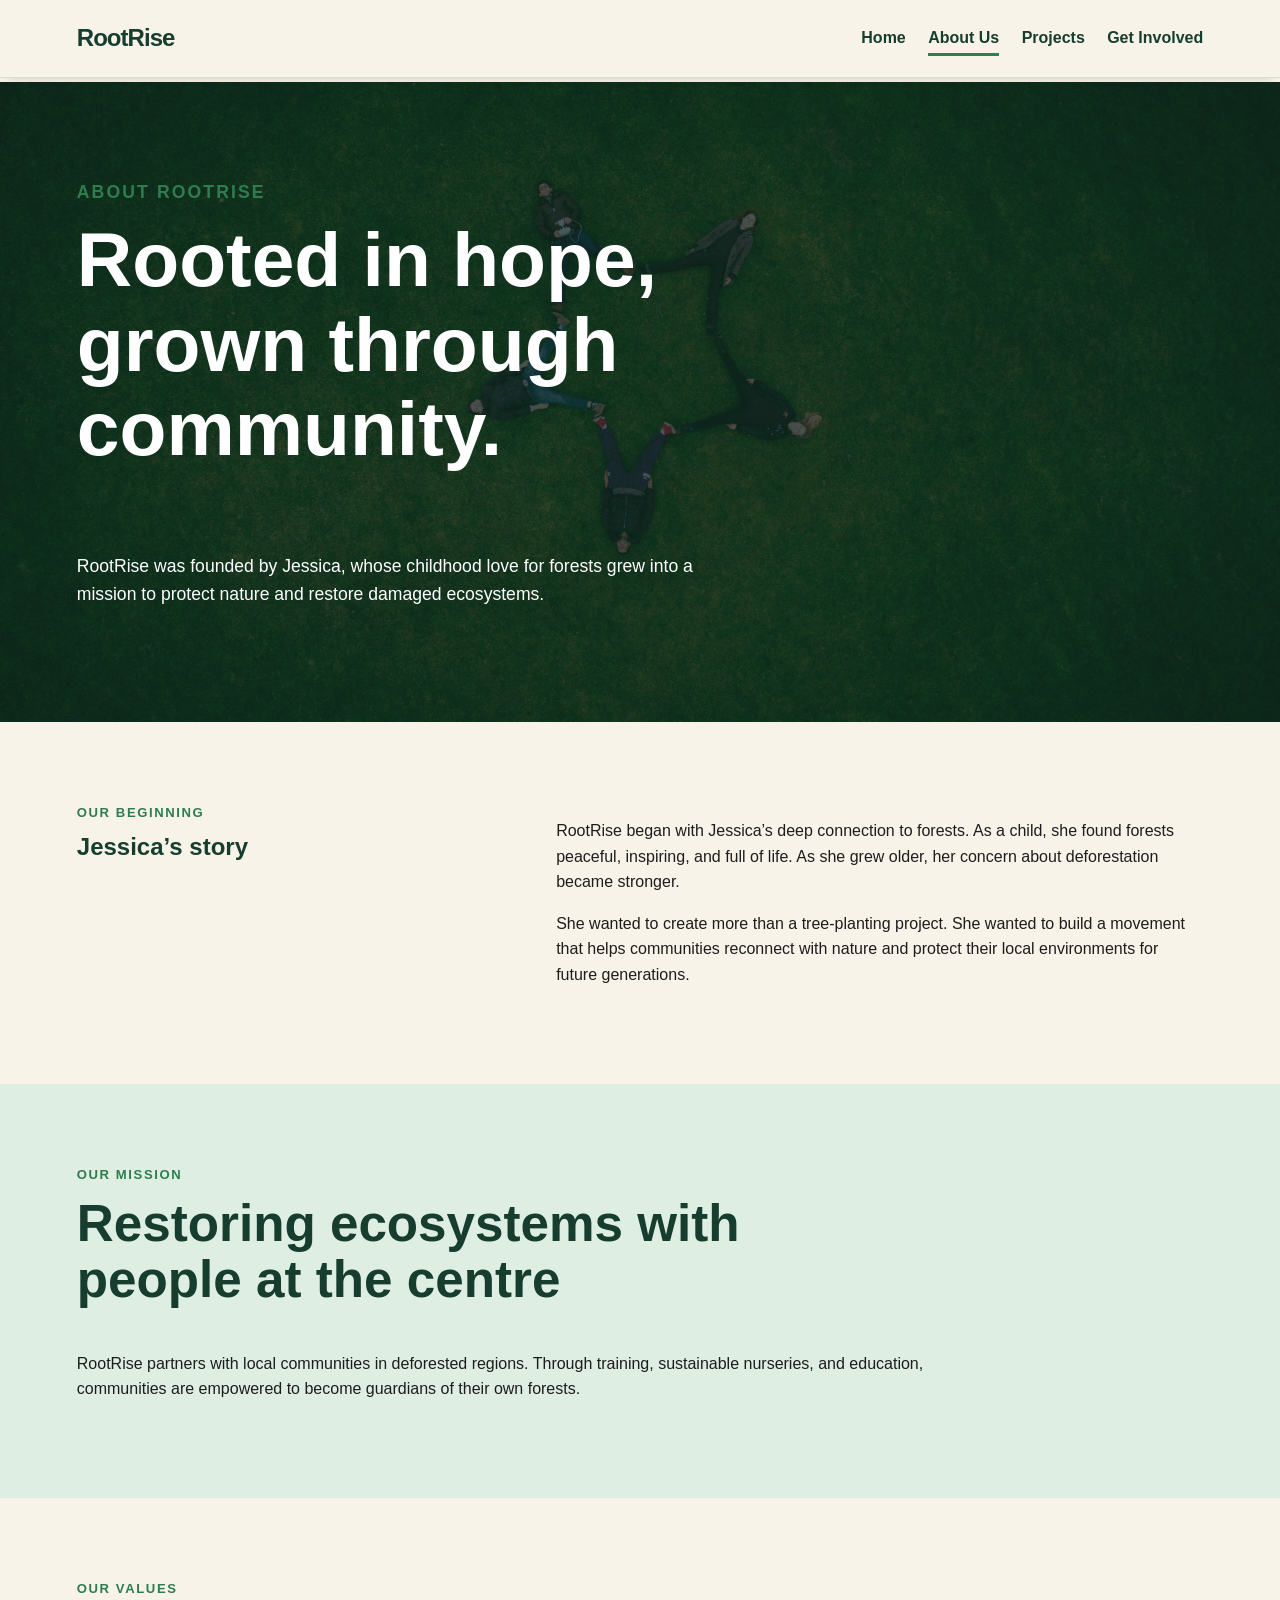
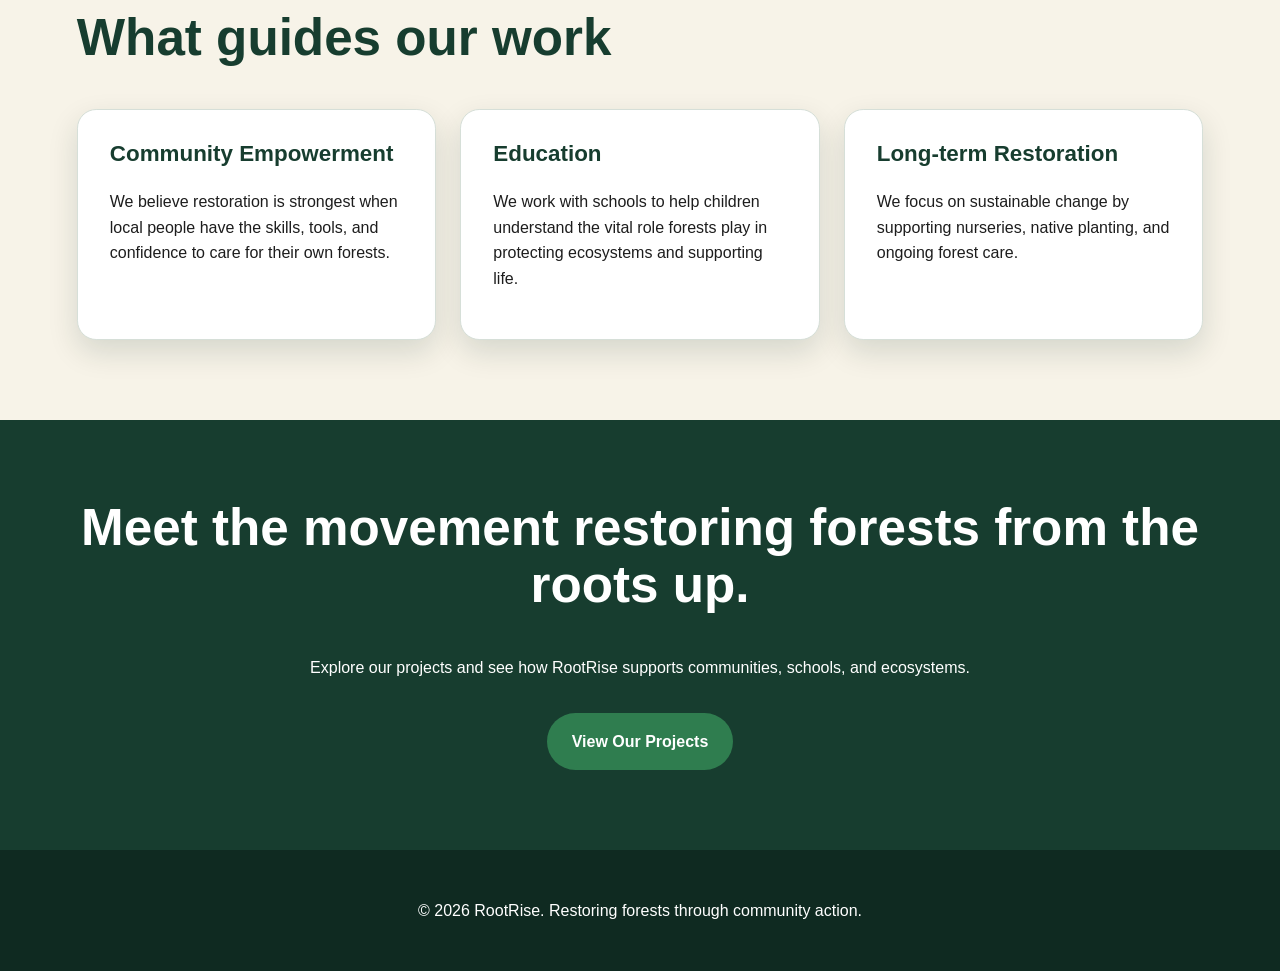
<file: about.html>
<!doctype html>
<html lang="en">
  <head>
    <meta charset="UTF-8" />
    <meta name="viewport" content="width=device-width, initial-scale=1.0" />
    <meta
      name="description"
      content="Learn about RootRise, an organisation founded by Jessica to restore forests, empower communities, and educate young environmental advocates."
    />
    <title>About RootRise | Our Story and Mission</title>
    <link rel="stylesheet" href="css/style.css" />
    <link
      rel="apple-touch-icon"
      sizes="180x180"
      href="favicon_io/apple-touch-icon.png"
    />
    <link
      rel="icon"
      type="image/png"
      sizes="32x32"
      href="favicon_io/favicon-32x32.png"
    />
    <link
      rel="icon"
      type="image/png"
      sizes="16x16"
      href="favicon_io/favicon-16x16.png"
    />
    <link rel="manifest" href="favicon_io/site.webmanifest" />
  </head>

  <body>
    <header class="site-header">
      <a class="logo" href="index.html" aria-label="RootRise home">RootRise</a>

      <nav class="site-nav" aria-label="Main navigation">
        <ul>
          <li><a href="index.html">Home</a></li>
          <li><a class="active" href="about.html">About Us</a></li>
          <li><a href="projects.html">Projects</a></li>
          <li><a href="get-involved.html">Get Involved</a></li>
        </ul>
      </nav>
    </header>

    <main>
      <section class="page-hero about-hero">
        <p class="eyebrow">About RootRise</p>
        <h1>Rooted in hope, grown through community.</h1>
        <p>
          RootRise was founded by Jessica, whose childhood love for forests grew
          into a mission to protect nature and restore damaged ecosystems.
        </p>
      </section>
      <section class="section split-section">
        <div>
          <p class="eyebrow">Our beginning</p>
          <h2>Jessica’s story</h2>
        </div>

        <div>
          <p>
            RootRise began with Jessica’s deep connection to forests. As a
            child, she found forests peaceful, inspiring, and full of life. As
            she grew older, her concern about deforestation became stronger.
          </p>
          <p>
            She wanted to create more than a tree-planting project. She wanted
            to build a movement that helps communities reconnect with nature and
            protect their local environments for future generations.
          </p>
        </div>
      </section>

      <section class="section light-section">
        <div class="section-heading">
          <p class="eyebrow">Our mission</p>
          <h2>Restoring ecosystems with people at the centre</h2>
        </div>

        <p>
          RootRise partners with local communities in deforested regions.
          Through training, sustainable nurseries, and education, communities
          are empowered to become guardians of their own forests.
        </p>
      </section>

      <section class="section">
        <div class="section-heading">
          <p class="eyebrow">Our values</p>
          <h2>What guides our work</h2>
        </div>

        <div class="card-grid">
          <article class="card">
            <h3>Community Empowerment</h3>
            <p>
              We believe restoration is strongest when local people have the
              skills, tools, and confidence to care for their own forests.
            </p>
          </article>

          <article class="card">
            <h3>Education</h3>
            <p>
              We work with schools to help children understand the vital role
              forests play in protecting ecosystems and supporting life.
            </p>
          </article>

          <article class="card">
            <h3>Long-term Restoration</h3>
            <p>
              We focus on sustainable change by supporting nurseries, native
              planting, and ongoing forest care.
            </p>
          </article>
        </div>
      </section>

      <section class="section cta-section">
        <h2>Meet the movement restoring forests from the roots up.</h2>
        <p>
          Explore our projects and see how RootRise supports communities,
          schools, and ecosystems.
        </p>
        <a class="button primary-button" href="projects.html"
          >View Our Projects</a
        >
      </section>
    </main>

    <footer class="site-footer">
      <p>&copy; 2026 RootRise. Restoring forests through community action.</p>
    </footer>
  </body>
</html>
</file>
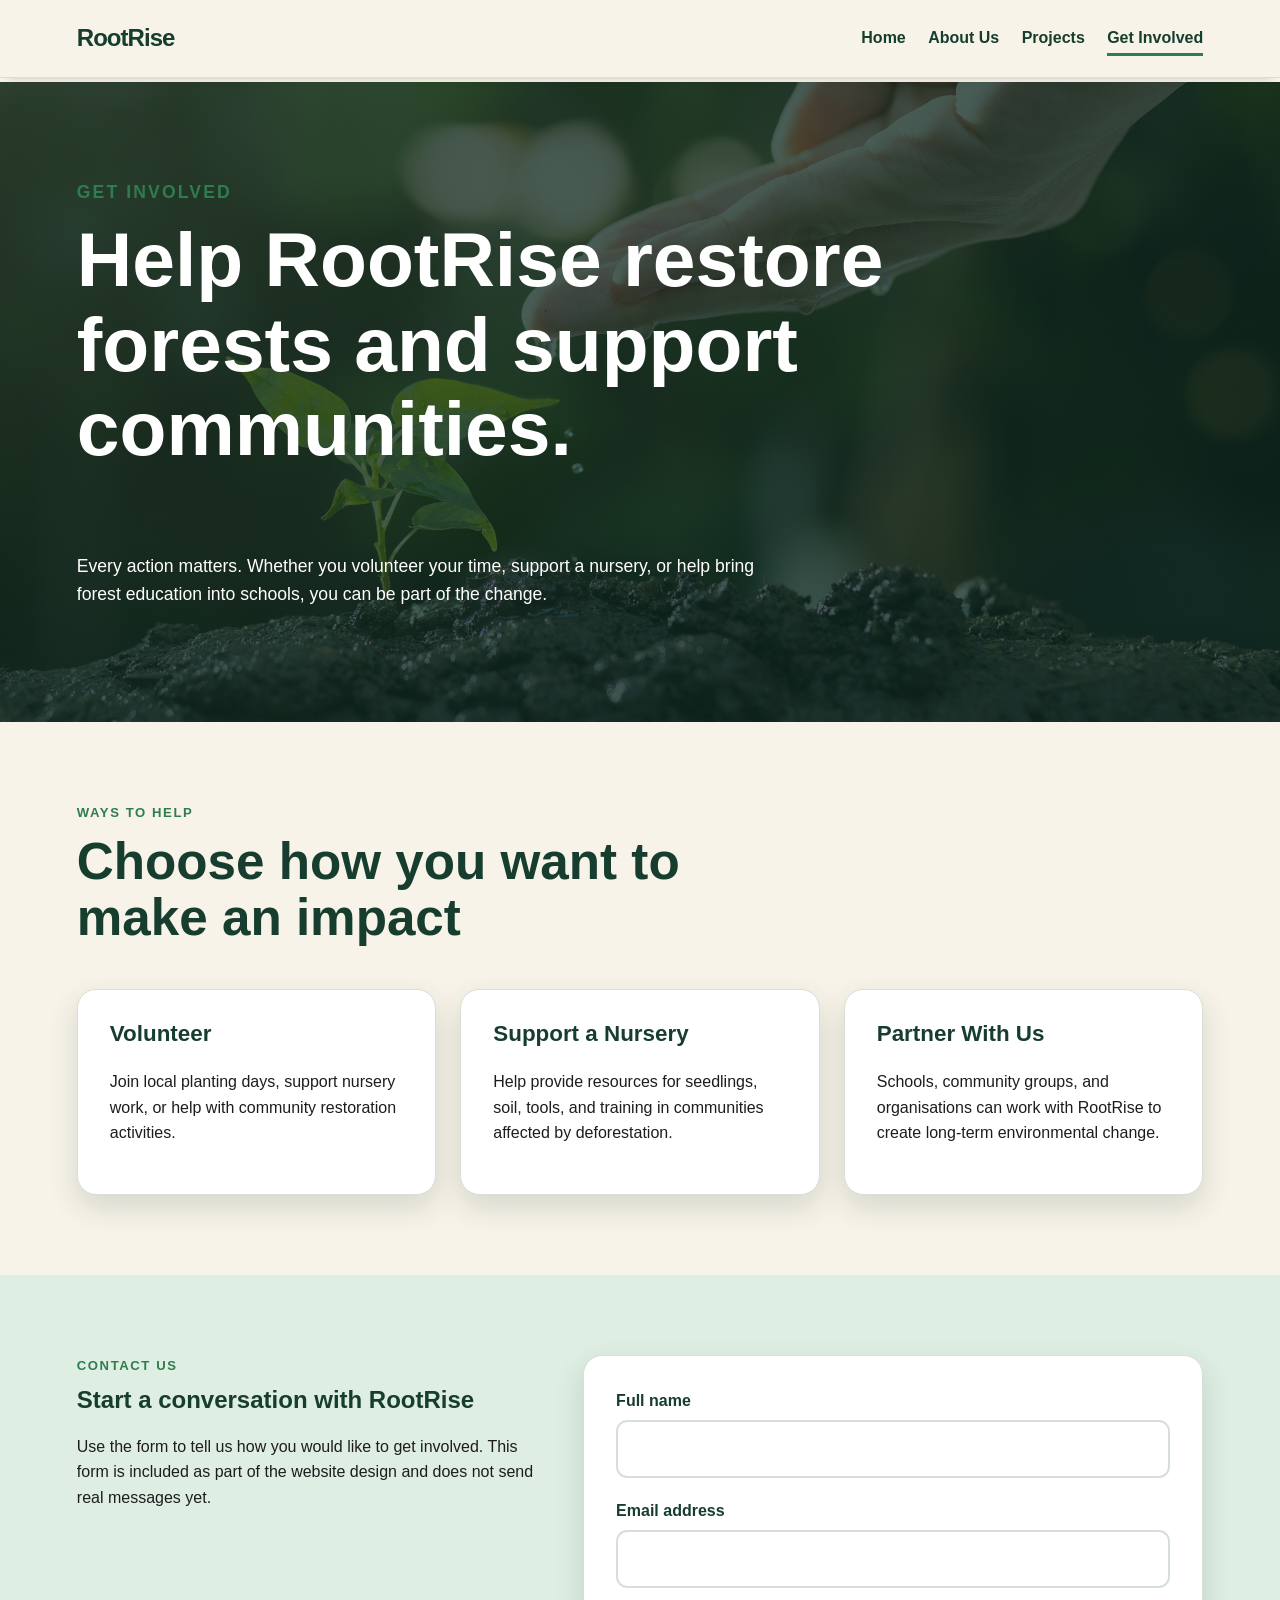
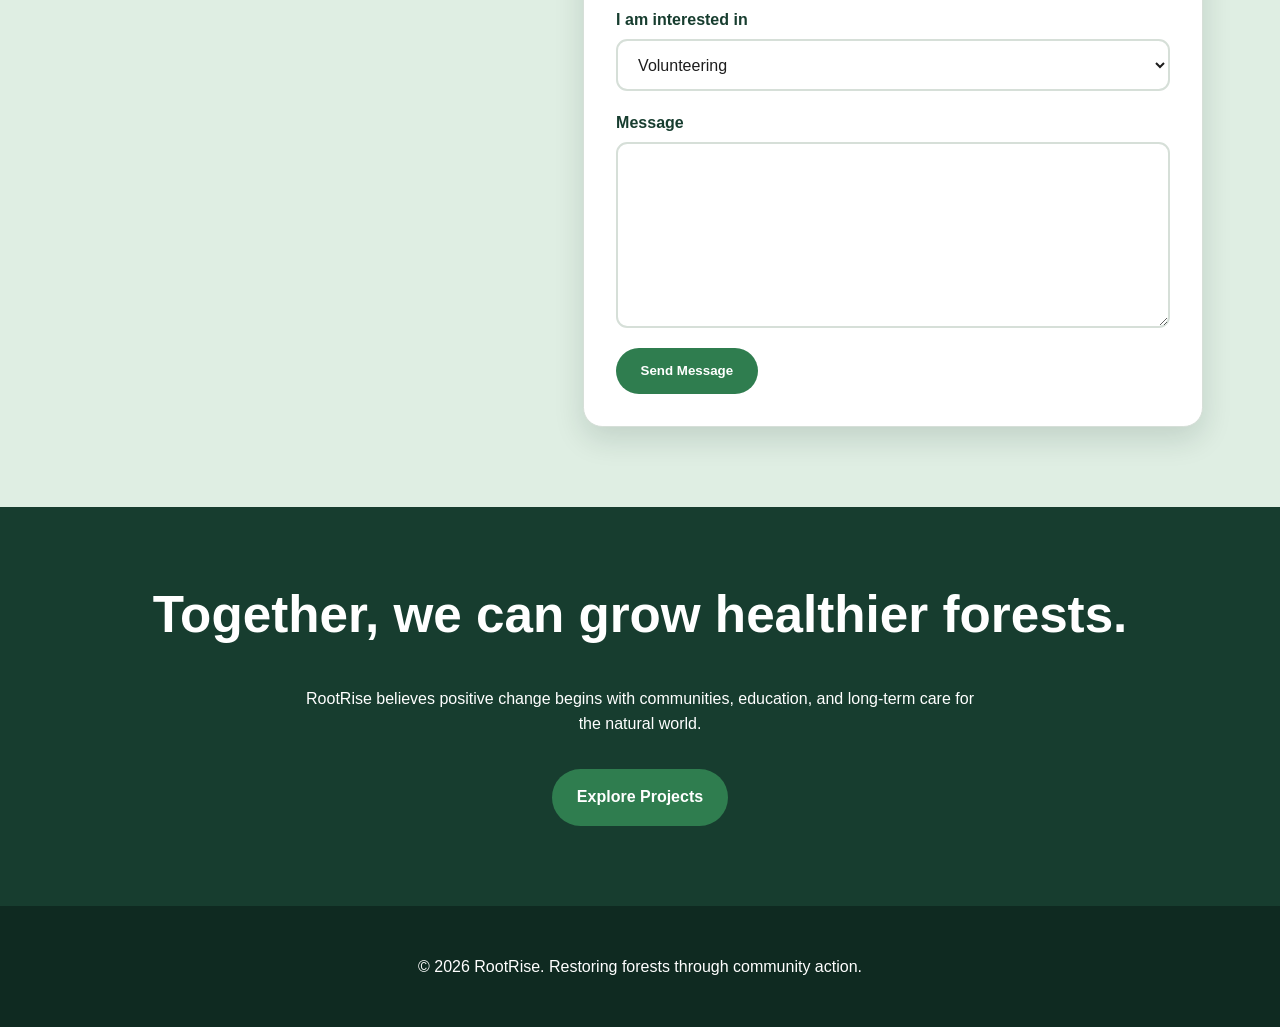
<file: get-involved.html>
<!doctype html>
<html lang="en">
  <head>
    <meta charset="UTF-8" />
    <meta name="viewport" content="width=device-width, initial-scale=1.0" />
    <meta
      name="description"
      content="Get involved with RootRise by volunteering, supporting community nurseries, partnering with us, or bringing forest education to schools."
    />
    <title>Get Involved with RootRise | Support Forest Restoration</title>
    <link rel="stylesheet" href="css/style.css" />
    <link
      rel="apple-touch-icon"
      sizes="180x180"
      href="favicon_io/apple-touch-icon.png"
    />
    <link
      rel="icon"
      type="image/png"
      sizes="32x32"
      href="favicon_io/favicon-32x32.png"
    />
    <link
      rel="icon"
      type="image/png"
      sizes="16x16"
      href="favicon_io/favicon-16x16.png"
    />
    <link rel="manifest" href="favicon_io/site.webmanifest" />
  </head>

  <body>
    <header class="site-header">
      <a class="logo" href="index.html" aria-label="RootRise home">RootRise</a>

      <nav class="site-nav" aria-label="Main navigation">
        <ul>
          <li><a href="index.html">Home</a></li>
          <li><a href="about.html">About Us</a></li>
          <li><a href="projects.html">Projects</a></li>
          <li><a class="active" href="get-involved.html">Get Involved</a></li>
        </ul>
      </nav>
    </header>

    <main>
      <section class="page-hero involved-hero">
        <p class="eyebrow">Get involved</p>
        <h1>Help RootRise restore forests and support communities.</h1>
        <p>
          Every action matters. Whether you volunteer your time, support a
          nursery, or help bring forest education into schools, you can be part
          of the change.
        </p>
      </section>

      <section class="section">
        <div class="section-heading">
          <p class="eyebrow">Ways to help</p>
          <h2>Choose how you want to make an impact</h2>
        </div>

        <div class="card-grid">
          <article class="card">
            <h3>Volunteer</h3>
            <p>
              Join local planting days, support nursery work, or help with
              community restoration activities.
            </p>
          </article>

          <article class="card">
            <h3>Support a Nursery</h3>
            <p>
              Help provide resources for seedlings, soil, tools, and training in
              communities affected by deforestation.
            </p>
          </article>

          <article class="card">
            <h3>Partner With Us</h3>
            <p>
              Schools, community groups, and organisations can work with
              RootRise to create long-term environmental change.
            </p>
          </article>
        </div>
      </section>

      <section class="section light-section contact-section">
        <div>
          <p class="eyebrow">Contact us</p>
          <h2>Start a conversation with RootRise</h2>
          <p>
            Use the form to tell us how you would like to get involved. This
            form is included as part of the website design and does not send
            real messages yet.
          </p>
        </div>

        <form
          class="contact-form"
          action="get-involved.html#form-success"
          method="get"
        >
          <div
            class="modal"
            id="form-success"
            role="dialog"
            aria-labelledby="success-title"
          >
            <div class="modal-content">
              <h2 id="success-title">Thank you for reaching out!</h2>
              <p>
                Your message has been received as part of this demo form.
                RootRise appreciates your interest in supporting forest
                restoration.
              </p>
              <a class="button primary-button" href="get-involved.html"
                >Close</a
              >
            </div>
          </div>
          <div class="form-row">
            <label for="name">Full name</label>
            <input
              type="text"
              id="name"
              name="name"
              autocomplete="name"
              required
            />
          </div>

          <div class="form-row">
            <label for="email">Email address</label>
            <input
              type="email"
              id="email"
              name="email"
              autocomplete="email"
              required
            />
          </div>

          <div class="form-row">
            <label for="interest">I am interested in</label>
            <select id="interest" name="interest">
              <option value="volunteering">Volunteering</option>
              <option value="nursery-support">Supporting a nursery</option>
              <option value="school-education">School education</option>
              <option value="partnership">Partnership</option>
            </select>
          </div>

          <div class="form-row">
            <label for="message">Message</label>
            <textarea id="message" name="message" rows="6" required></textarea>
          </div>

          <button class="button primary-button" type="submit">
            Send Message
          </button>
        </form>
      </section>

      <section class="section cta-section">
        <h2>Together, we can grow healthier forests.</h2>
        <p>
          RootRise believes positive change begins with communities, education,
          and long-term care for the natural world.
        </p>
        <a class="button primary-button" href="projects.html"
          >Explore Projects</a
        >
      </section>
    </main>

    <footer class="site-footer">
      <p>&copy; 2026 RootRise. Restoring forests through community action.</p>
    </footer>
  </body>
</html>
</file>
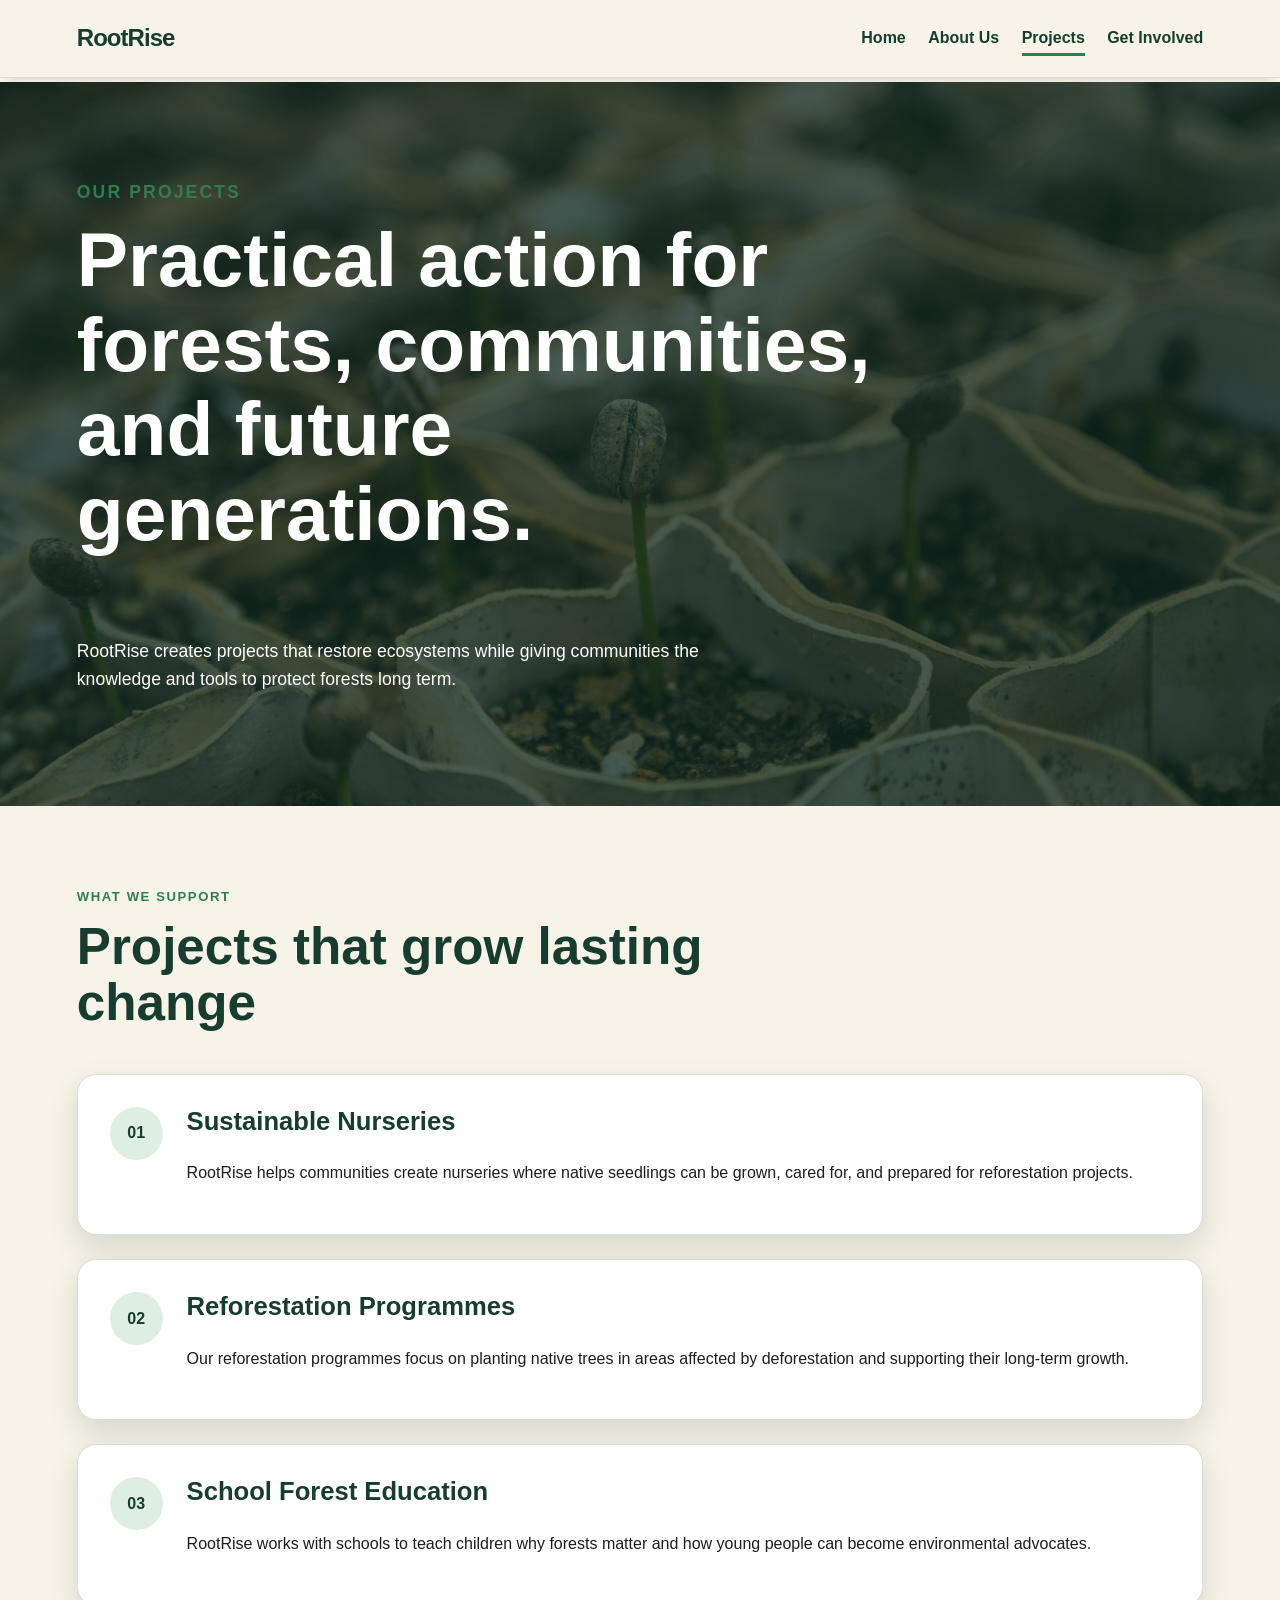
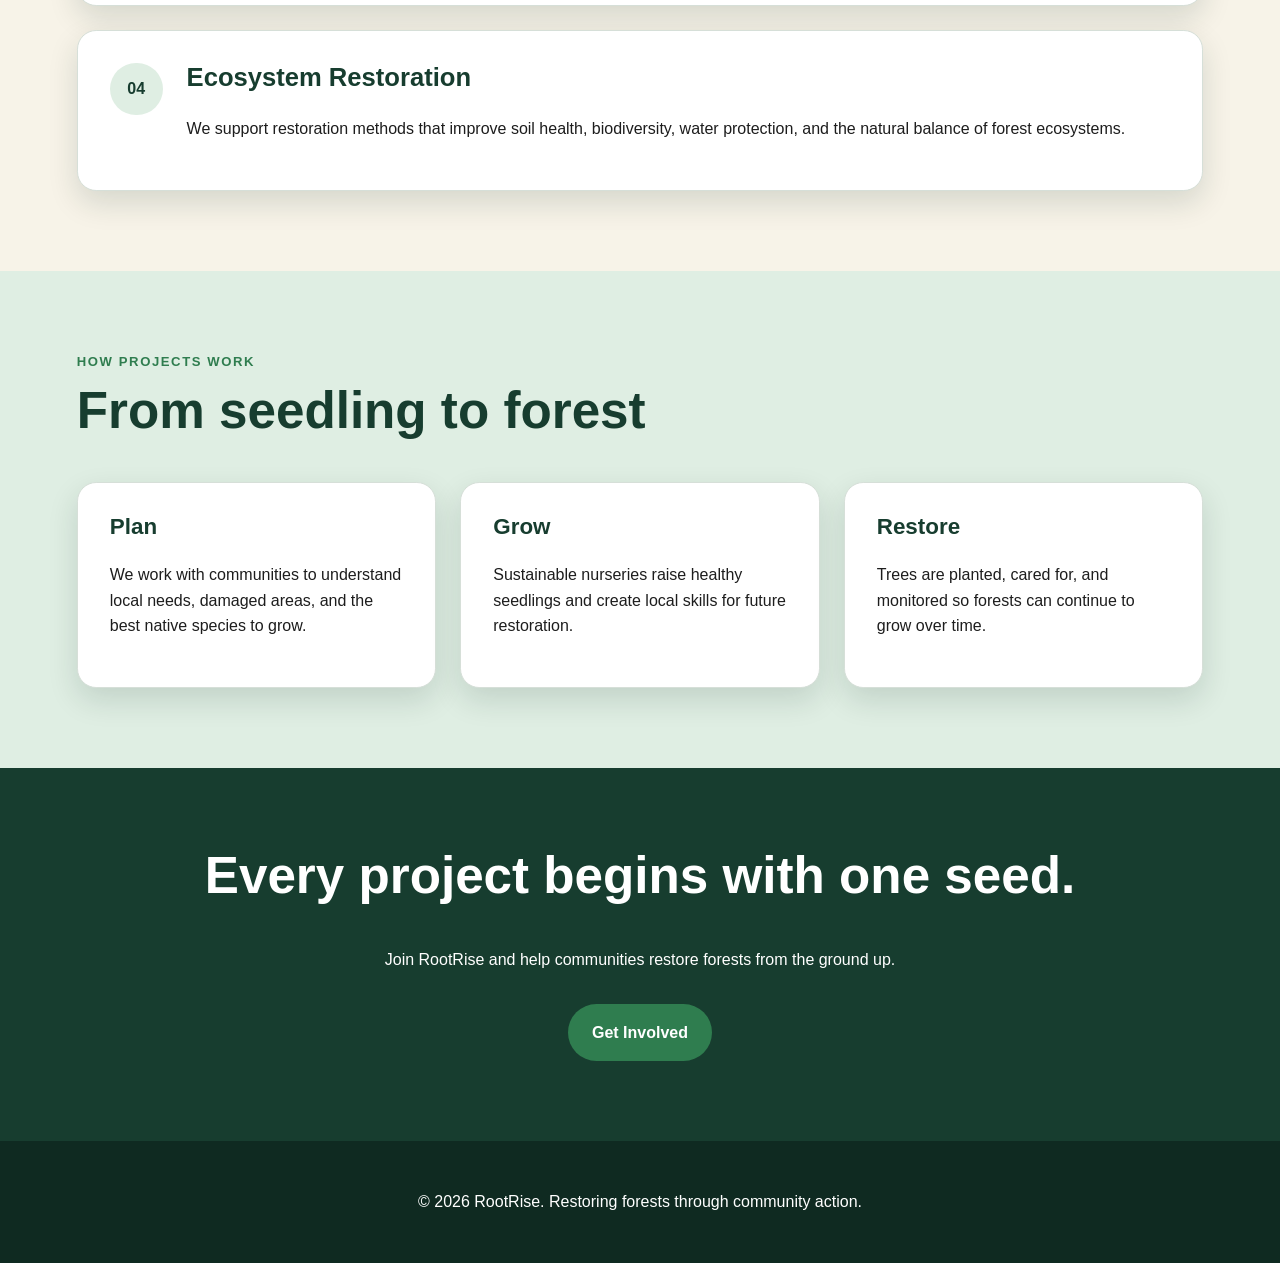
<file: projects.html>
<!doctype html>
<html lang="en">
  <head>
    <meta charset="UTF-8" />
    <meta name="viewport" content="width=device-width, initial-scale=1.0" />
    <meta
      name="description"
      content="Explore RootRise projects including sustainable nurseries, reforestation programmes, school education, and ecosystem restoration."
    />
    <title>RootRise Projects | Forest Restoration Programmes</title>
    <link rel="stylesheet" href="css/style.css" />
    <link
      rel="apple-touch-icon"
      sizes="180x180"
      href="favicon_io/apple-touch-icon.png"
    />
    <link
      rel="icon"
      type="image/png"
      sizes="32x32"
      href="favicon_io/favicon-32x32.png"
    />
    <link
      rel="icon"
      type="image/png"
      sizes="16x16"
      href="favicon_io/favicon-16x16.png"
    />
    <link rel="manifest" href="favicon_io/site.webmanifest" />
  </head>

  <body>
    <header class="site-header">
      <a class="logo" href="index.html" aria-label="RootRise home">RootRise</a>

      <nav class="site-nav" aria-label="Main navigation">
        <ul>
          <li><a href="index.html">Home</a></li>
          <li><a href="about.html">About Us</a></li>
          <li><a class="active" href="projects.html">Projects</a></li>
          <li><a href="get-involved.html">Get Involved</a></li>
        </ul>
      </nav>
    </header>

    <main>
      <section class="page-hero projects-hero">
        <p class="eyebrow">Our projects</p>
        <h1>
          Practical action for forests, communities, and future generations.
        </h1>
        <p>
          RootRise creates projects that restore ecosystems while giving
          communities the knowledge and tools to protect forests long term.
        </p>
      </section>

      <section class="section">
        <div class="section-heading">
          <p class="eyebrow">What we support</p>
          <h2>Projects that grow lasting change</h2>
        </div>

        <div class="project-list">
          <article class="project-card">
            <div>
              <p class="project-number">01</p>
            </div>
            <div>
              <h3>Sustainable Nurseries</h3>
              <p>
                RootRise helps communities create nurseries where native
                seedlings can be grown, cared for, and prepared for
                reforestation projects.
              </p>
            </div>
          </article>

          <article class="project-card">
            <div>
              <p class="project-number">02</p>
            </div>
            <div>
              <h3>Reforestation Programmes</h3>
              <p>
                Our reforestation programmes focus on planting native trees in
                areas affected by deforestation and supporting their long-term
                growth.
              </p>
            </div>
          </article>

          <article class="project-card">
            <div>
              <p class="project-number">03</p>
            </div>
            <div>
              <h3>School Forest Education</h3>
              <p>
                RootRise works with schools to teach children why forests matter
                and how young people can become environmental advocates.
              </p>
            </div>
          </article>

          <article class="project-card">
            <div>
              <p class="project-number">04</p>
            </div>
            <div>
              <h3>Ecosystem Restoration</h3>
              <p>
                We support restoration methods that improve soil health,
                biodiversity, water protection, and the natural balance of
                forest ecosystems.
              </p>
            </div>
          </article>
        </div>
      </section>

      <section class="section light-section">
        <div class="section-heading">
          <p class="eyebrow">How projects work</p>
          <h2>From seedling to forest</h2>
        </div>

        <div class="card-grid">
          <article class="card">
            <h3>Plan</h3>
            <p>
              We work with communities to understand local needs, damaged areas,
              and the best native species to grow.
            </p>
          </article>

          <article class="card">
            <h3>Grow</h3>
            <p>
              Sustainable nurseries raise healthy seedlings and create local
              skills for future restoration.
            </p>
          </article>

          <article class="card">
            <h3>Restore</h3>
            <p>
              Trees are planted, cared for, and monitored so forests can
              continue to grow over time.
            </p>
          </article>
        </div>
      </section>

      <section class="section cta-section">
        <h2>Every project begins with one seed.</h2>
        <p>
          Join RootRise and help communities restore forests from the ground up.
        </p>
        <a class="button primary-button" href="get-involved.html"
          >Get Involved</a
        >
      </section>
    </main>

    <footer class="site-footer">
      <p>&copy; 2026 RootRise. Restoring forests through community action.</p>
    </footer>
  </body>
</html>
</file>
<file: css/style.css>
:root {
  --forest: #173d2f;
  --deep-forest: #0f2a21;
  --green: #2f7d4f;
  --light-green: #dfeee3;
  --cream: #f7f3e8;
  --earth: #8a5a32;
  --text: #1d1d1d;
  --muted-text: #4f5f55;
  --white: #ffffff;
  --border: #d6dfd8;
  --shadow: 0 12px 30px rgba(15, 42, 33, 0.14);
}

* {
  box-sizing: border-box;
}

html {
  scroll-behavior: smooth;
}

body {
  margin: 0;
  padding-top: 82px;
  font-family: Arial, Helvetica, sans-serif;
  color: var(--text);
  background-color: var(--cream);
  line-height: 1.6;
  body {
  margin: 0;
  padding-top: 82px;
  font-family: Arial, Helvetica, sans-serif;
  color: var(--text);
  background-color: var(--cream);
  line-height: 1.6;
}
}

img {
  max-width: 100%;
  display: block;
}

a {
  color: inherit;
}

.site-header {
  display: flex;
  justify-content: space-between;
  align-items: center;
  gap: 2rem;
  padding: 1.2rem 6%;
  background-color: var(--cream);
  border-bottom: 1px solid var(--border);
  position: fixed;
  top: 0;
  left: 0;
  width: 100%;
  z-index: 1000;
  box-shadow: 0 6px 10px -8px rgba(0, 0, 0, 0.25);
}

.logo {
  font-size: 1.5rem;
  font-weight: 800;
  color: var(--forest);
  text-decoration: none;
  letter-spacing: -0.04em;
}

.site-nav ul {
  display: flex;
  align-items: center;
  gap: 1.4rem;
  list-style: none;
  margin: 0;
  padding: 0;
}

.site-nav a {
  color: var(--forest);
  font-weight: 700;
  text-decoration: none;
  padding: 0.4rem 0;
  border-bottom: 3px solid transparent;
}

.site-nav a:hover,
.site-nav a:focus,
.site-nav a.active {
  border-bottom-color: var(--green);
}

.hero {
  min-height: 78vh;
  display: flex;
  align-items: center;
  padding: 5rem 6%;
  background:
    linear-gradient(rgba(15, 42, 33, 0.76), rgba(15, 42, 33, 0.76)),
    url("../images/forest-hero.jpg"),
    var(--forest);
  background-size: cover;
  background-position: center;
  color: var(--white);
}

.hero-content {
  max-width: 720px;
}

.eyebrow {
  margin: 0 0 0.7rem;
  color: var(--green);
  font-weight: 800;
  text-transform: uppercase;
  letter-spacing: 0.12em;
  font-size: 0.82rem;
}

.hero .eyebrow {
  color: var(--light-green);
}

h1,
h2,
h3 {
  margin-top: 0;
  line-height: 1.1;
  color: var(--forest);
}

.hero h1 {
  color: var(--white);
  font-size: clamp(2.5rem, 7vw, 5.4rem);
  max-width: 760px;
  margin-bottom: 1rem;
}

.hero p {
  font-size: 1.15rem;
  max-width: 620px;
}

.button-group {
  display: flex;
  gap: 1rem;
  flex-wrap: wrap;
  margin-top: 2rem;
}

.button {
  display: inline-block;
  padding: 0.85rem 1.4rem;
  border-radius: 999px;
  font-weight: 800;
  text-decoration: none;
  border: 2px solid transparent;
  transition: all 0.3s ease;
}

.button:hover,
.button:focus {
  transform: translateY(-2px);
}

.primary-button {
  background-color: var(--green);
  color: var(--white);
}

.primary-button:hover,
.primary-button:focus {
  background-color: var(--forest);
}

.secondary-button {
  background-color: transparent;
  color: var(--white);
  border-color: var(--white);
}

.secondary-button:hover,
.secondary-button:focus {
  background-color: var(--white);
  color: var(--forest);
}

.section {
  padding: 5rem 6%;
}

.intro-section {
  max-width: 980px;
}

.section-heading {
  max-width: 720px;
  margin-bottom: 2rem;
}

.section-heading h2,
.cta-section h2 {
  font-size: clamp(2rem, 4vw, 3.2rem);
}

.card-grid {
  display: grid;
  grid-template-columns: repeat(3, 1fr);
  gap: 1.5rem;
}

.card {
  background-color: var(--white);
  border: 1px solid var(--border);
  border-radius: 1.2rem;
  padding: 2rem;
  box-shadow: var(--shadow);
}

.card h3 {
  font-size: 1.4rem;
}

.impact-section {
  background-color: var(--light-green);
}

.impact-grid {
  display: grid;
  grid-template-columns: repeat(3, 1fr);
  gap: 1.5rem;
}

.impact-grid div {
  background-color: var(--white);
  padding: 2rem;
  border-radius: 1.2rem;
  text-align: center;
  box-shadow: var(--shadow);
}

.impact-grid strong {
  display: block;
  color: var(--forest);
  font-size: 2.5rem;
}

.impact-grid span {
  color: var(--muted-text);
  font-weight: 700;
}

.cta-section {
  background-color: var(--forest);
  color: var(--white);
  text-align: center;
}

.cta-section h2 {
  color: var(--white);
}

.cta-section p {
  max-width: 680px;
  margin: 0 auto 2rem;
}

.site-footer {
  padding: 2rem 6%;
  text-align: center;
  background-color: var(--deep-forest);
  color: var(--white);
}

@media (max-width: 800px) {
  .site-header {
    align-items: flex-start;
    flex-direction: column;
  }

  .site-nav ul {
    flex-wrap: wrap;
    gap: 0.8rem 1.2rem;
  }

  .hero {
    min-height: auto;
    padding: 4rem 6%;
  }

  .card-grid,
  .impact-grid {
    grid-template-columns: 1fr;
  }
}
.page-hero {
  padding: 6rem 6%;
  background-color: var(--forest);
  color: var(--white);
}

.page-hero h1 {
  max-width: 820px;
  color: var(--white);
  font-size: clamp(2.5rem, 6vw, 4.8rem);
}

.page-hero p {
  max-width: 680px;
  font-size: 1.1rem;
}

.split-section {
  display: grid;
  grid-template-columns: 0.8fr 1.2fr;
  gap: 3rem;
  align-items: start;
}

.light-section {
  background-color: var(--light-green);
}

.light-section > p {
  max-width: 850px;
}

@media (max-width: 800px) {
  .split-section {
    grid-template-columns: 1fr;
  }
}
.project-list {
  display: grid;
  gap: 1.5rem;
}

.project-card {
  display: grid;
  grid-template-columns: auto 1fr;
  gap: 1.5rem;
  padding: 2rem;
  background-color: var(--white);
  border: 1px solid var(--border);
  border-radius: 1.2rem;
  box-shadow: var(--shadow);
}

.project-number {
  margin: 0;
  width: 3.3rem;
  height: 3.3rem;
  display: grid;
  place-items: center;
  border-radius: 50%;
  background-color: var(--light-green);
  color: var(--forest);
  font-weight: 900;
}

.project-card h3 {
  font-size: 1.6rem;
}

@media (max-width: 600px) {
  .project-card {
    grid-template-columns: 1fr;
  }
}
.contact-section {
  display: grid;
  grid-template-columns: 0.85fr 1.15fr;
  gap: 3rem;
  align-items: start;
}

.contact-form {
  background-color: var(--white);
  padding: 2rem;
  border-radius: 1.2rem;
  border: 1px solid var(--border);
  box-shadow: var(--shadow);
}

.form-row {
  display: grid;
  gap: 0.4rem;
  margin-bottom: 1.2rem;
}

label {
  color: var(--forest);
  font-weight: 800;
}

input,
select,
textarea {
  width: 100%;
  font: inherit;
  padding: 0.9rem 1rem;
  border: 2px solid var(--border);
  border-radius: 0.7rem;
  background-color: var(--white);
  color: var(--text);
}

textarea {
  resize: vertical;
}

input:focus,
select:focus,
textarea:focus,
.button:focus,
.site-nav a:focus,
.logo:focus {
  outline: 3px solid var(--earth);
  outline-offset: 3px;
}

button {
  cursor: pointer;
}

@media (max-width: 800px) {
  .contact-section {
    grid-template-columns: 1fr;
  }
}

@media (max-width: 600px) {
  body {
    padding-top: 0;
  }

  .site-header {
    position: static;
    width: 100%;
    padding: 1.2rem 5%;
    flex-direction: column;
    align-items: flex-start;
    gap: 1rem;
  }

  .logo {
    font-size: 2rem;
  }

  .site-nav ul {
    flex-direction: row;
    flex-wrap: wrap;
    gap: 0.7rem 1.1rem;
  }

  .site-nav a {
    font-size: 1rem;
  }

  .hero,
  .page-hero {
    min-height: auto;
    padding: 4rem 5%;
  }

  .hero h1,
  .page-hero h1 {
    font-size: clamp(2.4rem, 12vw, 3.7rem);
  }

  .hero p,
  .page-hero p {
    font-size: 1.05rem;
  }

  .section {
    padding: 3.5rem 5%;
  }

  .section-heading h2,
  .cta-section h2 {
    font-size: clamp(2rem, 10vw, 3rem);
  }

  .button-group {
    flex-direction: column;
    align-items: flex-start;
  }

  .button {
    text-align: center;
  }

  .card-grid,
  .impact-grid,
  .contact-section,
  .split-section {
    grid-template-columns: 1fr;
  }

  .impact-grid div,
  .card,
  .project-card,
  .contact-form {
    padding: 1.5rem;
  }
}
.page-hero {
  min-height: 60vh;
  display: flex;
  flex-direction: column;
  justify-content: center;
}
.image-banner {
  padding: 4rem 6% 0;
  background-color: var(--cream);
}

.image-banner img {
  width: 100%;
  max-height: 480px;
  object-fit: cover;
  border-radius: 1.5rem;
  box-shadow: var(--shadow);
}

@media (max-width: 900px) {
  body {
    padding-top: 0;
  }

  .site-header {
    position: static;
    padding: 1.2rem 5%;
    flex-direction: column;
    align-items: flex-start;
    gap: 1rem;
  }

  .logo {
    font-size: 2rem;
  }

  .site-nav ul {
    display: flex;
    flex-direction: row;
    flex-wrap: wrap;
    gap: 0.7rem 1rem;
  }

  .site-nav a {
    font-size: 1rem;
  }

  .hero,
  .page-hero {
    min-height: auto;
    padding: 4rem 5%;
  }

  .hero h1,
  .page-hero h1 {
    font-size: clamp(2rem, 10vw, 3.2rem);
  }

  .hero p,
  .page-hero p {
    font-size: 1rem;
  }

  .section {
    padding: 3.5rem 5%;
  }

  .section-heading h2,
  .cta-section h2 {
    font-size: clamp(1.8rem, 9vw, 2.8rem);
  }

  .card-grid,
  .impact-grid,
  .contact-section,
  .split-section {
    grid-template-columns: 1fr;
  }

  .project-card {
    grid-template-columns: 1fr;
  }

  .button-group {
    flex-direction: column;
    align-items: flex-start;
  }

  .button {
    text-align: center;
  }

  .impact-grid div,
  .card,
  .project-card,
  .contact-form {
    padding: 1.5rem;
  }
}
.modal {
  display: none;
  position: fixed;
  inset: 0;
  padding: 1.5rem;
  background-color: rgba(15, 42, 33, 0.75);
  z-index: 2000;
  place-items: center;
}

.modal:target {
  display: grid;
}

.modal-content {
  max-width: 520px;
  background-color: var(--cream);
  color: var(--text);
  padding: 2rem;
  border-radius: 1.2rem;
  box-shadow: var(--shadow);
  text-align: center;
}

.modal-content h2 {
  color: var(--forest);
  margin-bottom: 1rem;
}

.modal-content p {
  margin-bottom: 1.5rem;
}
.about-hero {
  background:
    linear-gradient(rgba(15, 42, 33, 0.76), rgba(15, 42, 33, 0.76)),
    url("../images/community.jpg"),
    var(--forest);
  background-size: cover;
  background-position: center;
}

.projects-hero {
  background:
    linear-gradient(rgba(15, 42, 33, 0.76), rgba(15, 42, 33, 0.76)),
    url("../images/nursery.jpg"),
    var(--forest);
  background-size: cover;
  background-position: center;
}

.involved-hero {
  background:
    linear-gradient(rgba(15, 42, 33, 0.76), rgba(15, 42, 33, 0.76)),
    url("../images/seedlings.jpg"),
    var(--forest);
  background-size: cover;
  background-position: center;
}
</file>
